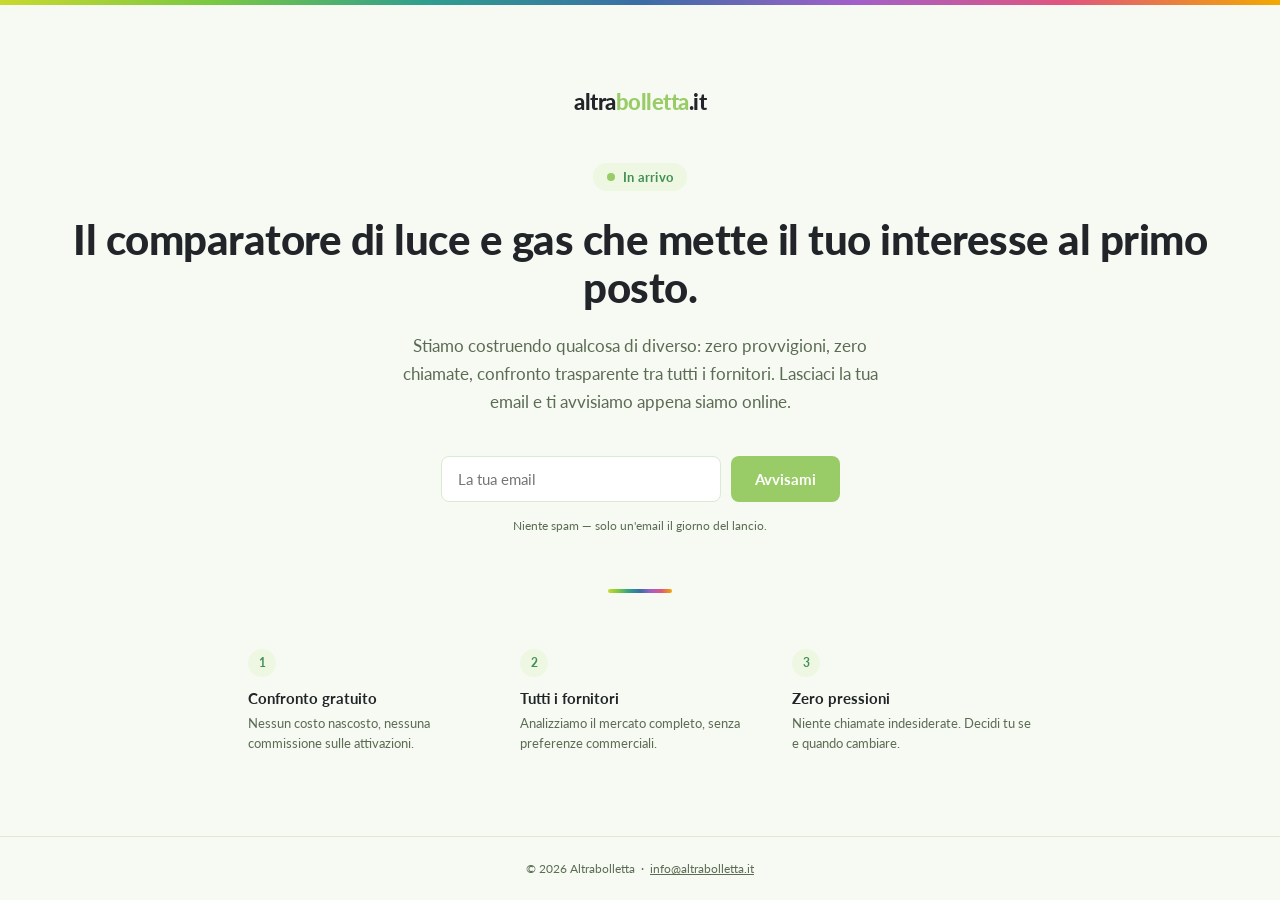
<file: static/index.html>
<!DOCTYPE html>
<html lang="it">
<head>
<meta charset="UTF-8">
<meta name="viewport" content="width=device-width, initial-scale=1">
<title>Altrabolletta — Il comparatore di luce e gas indipendente</title>
<meta name="description" content="Confronta le offerte luce e gas di tutti i fornitori. Zero provvigioni, zero chiamate, confronto trasparente. In arrivo.">
<link rel="icon" type="image/svg+xml" href="favicon.svg">

<!-- Open Graph / Facebook / WhatsApp -->
<meta property="og:type" content="website">
<meta property="og:url" content="https://altrabolletta.it/">
<meta property="og:title" content="altrabolletta — Il comparatore di luce e gas indipendente">
<meta property="og:description" content="Confronta le offerte luce e gas di tutti i fornitori. Zero provvigioni, zero chiamate, confronto trasparente. In arrivo.">
<meta property="og:image" content="https://altrabolletta.it/img/og-preview.png">
<meta property="og:image:width" content="1200">
<meta property="og:image:height" content="630">
<meta property="og:locale" content="it_IT">
<meta property="og:site_name" content="altrabolletta">

<!-- Twitter / X -->
<meta name="twitter:card" content="summary_large_image">
<meta name="twitter:title" content="altrabolletta — Il comparatore di luce e gas indipendente">
<meta name="twitter:description" content="Confronta le offerte luce e gas di tutti i fornitori. Zero provvigioni, zero chiamate, confronto trasparente.">
<meta name="twitter:image" content="https://altrabolletta.it/img/og-preview.png">

<link rel="stylesheet" href="css/style.css">
<!-- Google tag (gtag.js) -->
<script async src="https://www.googletagmanager.com/gtag/js?id=G-HDW2DHFQ6P"></script>
<script>
  window.dataLayer = window.dataLayer || [];
  function gtag(){dataLayer.push(arguments);}
  gtag('js', new Date());
  gtag('config', 'G-HDW2DHFQ6P');
</script>
</head>
<body>

<div class="rainbow-bar"></div>

<main>
  <div class="logo">altra<span>bolletta</span>.it</div>

  <span class="badge"><span class="dot"></span> In arrivo</span>

  <h1>Il comparatore di luce e gas che mette il tuo interesse al primo posto.</h1>

  <p class="lead">Stiamo costruendo qualcosa di diverso: zero provvigioni, zero chiamate, confronto trasparente tra tutti i fornitori. Lasciaci la tua email e ti avvisiamo appena siamo online.</p>

  <form class="form" action="https://altrabolletta.us16.list-manage.com/subscribe/post?u=5625d9c767dfd6244be43631e&amp;id=d30f8b093e&amp;f_id=00932be0f0" method="post">
    <input type="hidden" name="b_5625d9c767dfd6244be43631e_d30f8b093e" tabindex="-1" value="">
    <input type="email" name="EMAIL" placeholder="La tua email" required>
    <button type="submit" name="subscribe">Avvisami</button>
  </form>
  <p class="form-note">Niente spam — solo un'email il giorno del lancio.</p>

  <div class="divider"></div>

  <div class="features">
    <div class="feature">
      <div class="feature-num">1</div>
      <h3>Confronto gratuito</h3>
      <p>Nessun costo nascosto, nessuna commissione sulle attivazioni.</p>
    </div>
    <div class="feature">
      <div class="feature-num">2</div>
      <h3>Tutti i fornitori</h3>
      <p>Analizziamo il mercato completo, senza preferenze commerciali.</p>
    </div>
    <div class="feature">
      <div class="feature-num">3</div>
      <h3>Zero pressioni</h3>
      <p>Niente chiamate indesiderate. Decidi tu se e quando cambiare.</p>
    </div>
  </div>
</main>

<footer>
  &copy; 2026 Altrabolletta &nbsp;·&nbsp; <a id="ab-contact" style="color:inherit;"></a>
</footer>

<script src="js/main.js"></script>
</body>
</html>
</file>
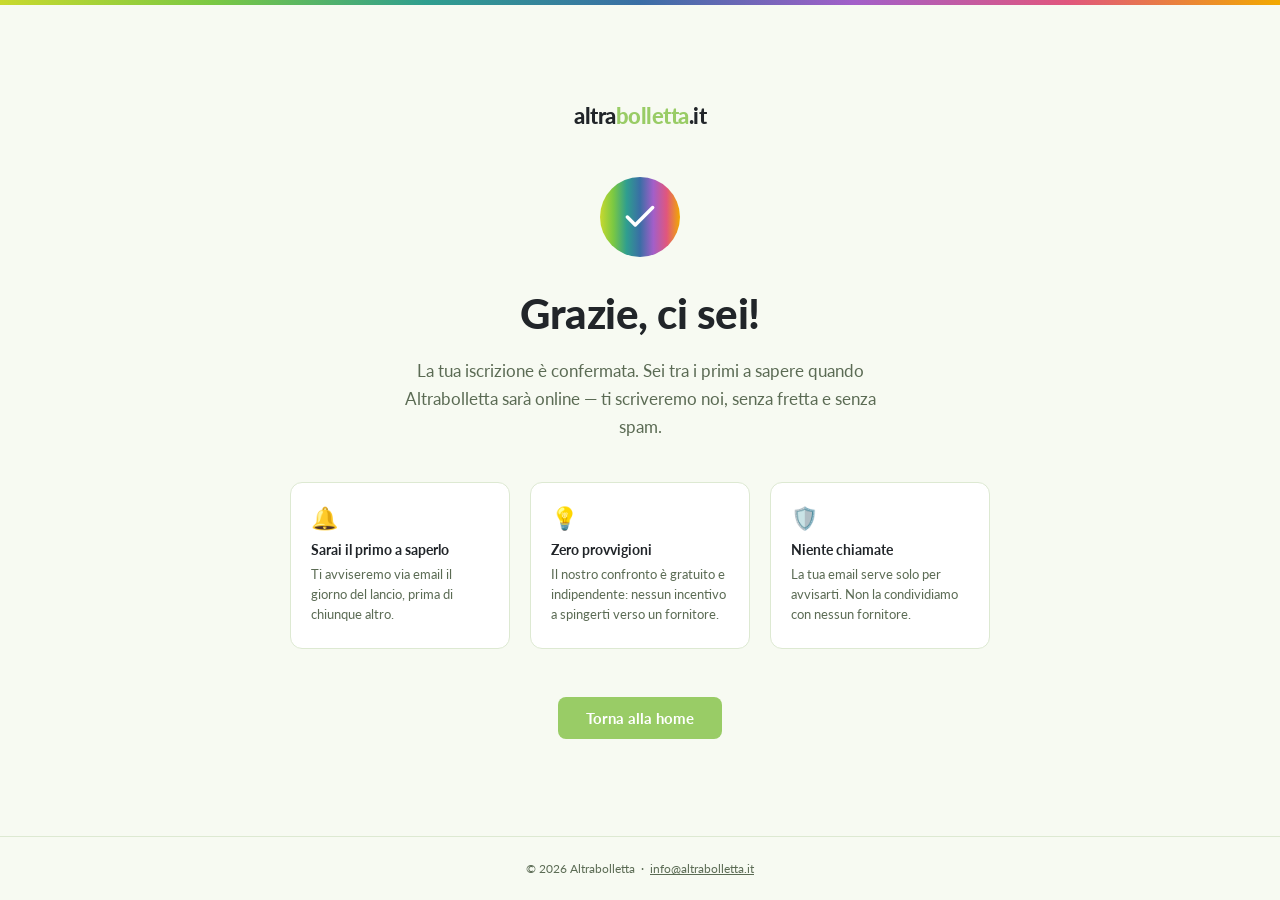
<file: static/benvenuto.html>
<!DOCTYPE html>
<html lang="it">
<head>
<meta charset="UTF-8">
<meta name="viewport" content="width=device-width, initial-scale=1">
<title>Benvenuto in Altrabolletta</title>
<link rel="icon" type="image/svg+xml" href="favicon.svg">
<link rel="stylesheet" href="css/style.css">
<!-- Google tag (gtag.js) -->
<script async src="https://www.googletagmanager.com/gtag/js?id=G-HDW2DHFQ6P"></script>
<script>
  window.dataLayer = window.dataLayer || [];
  function gtag(){dataLayer.push(arguments);}
  gtag('js', new Date());
  gtag('config', 'G-HDW2DHFQ6P');
</script>
</head>
<body>

<div class="rainbow-bar"></div>

<main>
  <a class="logo" href="/">altra<span>bolletta</span>.it</a>

  <div class="page-icon page-icon--rainbow">
    <svg viewBox="0 0 24 24" fill="none" stroke="#fff" stroke-width="2.2" stroke-linecap="round" stroke-linejoin="round">
      <polyline points="20 6 9 17 4 12"/>
    </svg>
  </div>

  <h1>Grazie, ci sei!</h1>
  <p class="lead">La tua iscrizione è confermata. Sei tra i primi a sapere quando Altrabolletta sarà online — ti scriveremo noi, senza fretta e senza spam.</p>

  <div class="cards">
    <div class="card">
      <div class="card-icon">🔔</div>
      <h3>Sarai il primo a saperlo</h3>
      <p>Ti avviseremo via email il giorno del lancio, prima di chiunque altro.</p>
    </div>
    <div class="card">
      <div class="card-icon">💡</div>
      <h3>Zero provvigioni</h3>
      <p>Il nostro confronto è gratuito e indipendente: nessun incentivo a spingerti verso un fornitore.</p>
    </div>
    <div class="card">
      <div class="card-icon">🛡️</div>
      <h3>Niente chiamate</h3>
      <p>La tua email serve solo per avvisarti. Non la condividiamo con nessun fornitore.</p>
    </div>
  </div>

  <a class="btn" href="/">Torna alla home</a>
</main>

<footer>
  &copy; 2026 Altrabolletta &nbsp;·&nbsp; <a id="ab-contact" style="color:inherit;"></a>
</footer>

<script src="js/main.js"></script>
</body>
</html>
</file>
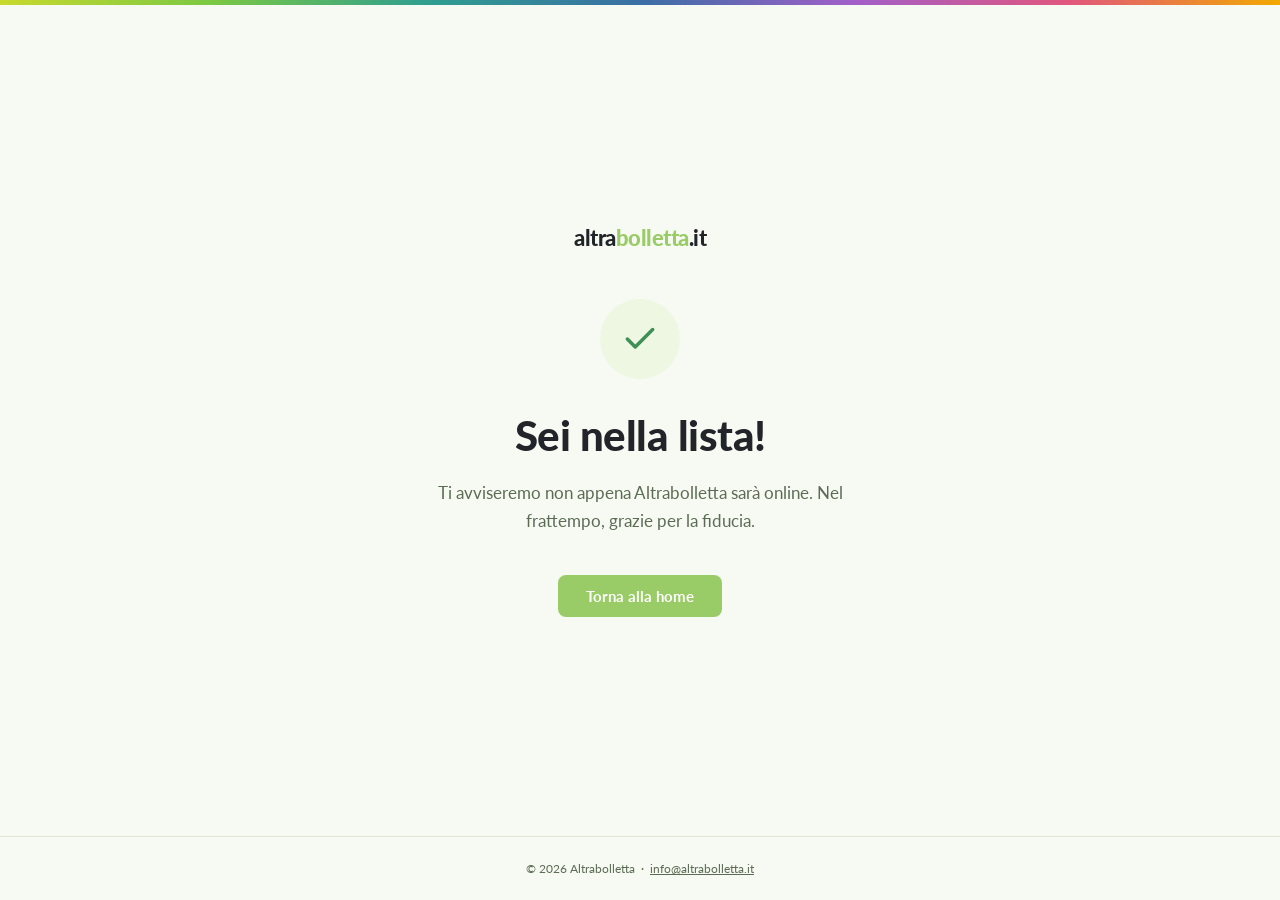
<file: static/iscrizione-confermata.html>
<!DOCTYPE html>
<html lang="it">
<head>
<meta charset="UTF-8">
<meta name="viewport" content="width=device-width, initial-scale=1">
<title>Iscrizione confermata — Altrabolletta</title>
<link rel="icon" type="image/svg+xml" href="favicon.svg">
<link rel="stylesheet" href="css/style.css">
<!-- Google tag (gtag.js) -->
<script async src="https://www.googletagmanager.com/gtag/js?id=G-HDW2DHFQ6P"></script>
<script>
  window.dataLayer = window.dataLayer || [];
  function gtag(){dataLayer.push(arguments);}
  gtag('js', new Date());
  gtag('config', 'G-HDW2DHFQ6P');
</script>
</head>
<body>

<div class="rainbow-bar"></div>

<main>
  <a class="logo" href="/">altra<span>bolletta</span>.it</a>

  <div class="page-icon page-icon--soft">
    <svg viewBox="0 0 24 24" fill="none" stroke="#408f55" stroke-width="2.2" stroke-linecap="round" stroke-linejoin="round">
      <polyline points="20 6 9 17 4 12"/>
    </svg>
  </div>

  <h1>Sei nella lista!</h1>
  <p class="lead">Ti avviseremo non appena Altrabolletta sarà online. Nel frattempo, grazie per la fiducia.</p>

  <a class="btn" href="/">Torna alla home</a>
</main>

<footer>
  &copy; 2026 Altrabolletta &nbsp;·&nbsp; <a id="ab-contact" style="color:inherit;"></a>
</footer>

<script src="js/main.js"></script>
</body>
</html>
</file>
<file: static/css/style.css>
@import url('https://fonts.googleapis.com/css2?family=Lato:wght@400;700;900&display=swap');

:root {
  --ink: #212529;
  --ink-soft: #5b6b54;
  --bg: #f7faf2;
  --line: #dde9d2;
  --accent: #99cc66;
  --accent-hover: #408f55;
  --accent-soft: #eef7e2;
  --rainbow: linear-gradient(90deg,#c9d92e,#7ac843,#2f9e8f,#3a6ea5,#a25fc9,#e0567e,#f2a900);
  --logo-text: #212529;
  --logo-green: #99cc66;
}

*, *::before, *::after { box-sizing: border-box; margin: 0; padding: 0; }

body {
  font-family: 'Lato', 'Segoe UI', Arial, sans-serif;
  background: var(--bg);
  color: var(--ink);
  min-height: 100vh;
  display: flex;
  flex-direction: column;
  -webkit-font-smoothing: antialiased;
}

/* RAINBOW BAR */
.rainbow-bar { height: 5px; background: var(--rainbow); }

/* LOGO */
.logo {
  font-size: 22px;
  font-weight: 900;
  letter-spacing: -0.5px;
  color: var(--logo-text);
  text-decoration: none;
  display: inline-block;
  margin-bottom: 48px;
}
.logo span { color: var(--logo-green); }

/* MAIN */
main {
  flex: 1;
  display: flex;
  flex-direction: column;
  align-items: center;
  justify-content: center;
  padding: 48px 24px;
  text-align: center;
}

/* HEADINGS */
h1 {
  font-size: 42px;
  font-weight: 900;
  line-height: 1.15;
  letter-spacing: -0.5px;
  margin-bottom: 20px;
  color: var(--ink);
}
h2, h3, h4 {
  font-weight: 700;
  color: var(--ink);
}

/* LEAD TEXT */
p.lead {
  font-size: 17px;
  color: var(--ink-soft);
  line-height: 1.65;
  max-width: 480px;
  margin-bottom: 40px;
}

/* BUTTON */
.btn {
  display: inline-block;
  padding: 12px 28px;
  border-radius: 8px;
  background: var(--accent);
  color: #fff;
  font-family: inherit;
  font-size: 15px;
  font-weight: 700;
  text-decoration: none;
  border: none;
  cursor: pointer;
}

/* FOOTER */
footer {
  text-align: center;
  padding: 24px;
  font-size: 12px;
  color: var(--ink-soft);
  border-top: 1px solid var(--line);
}

/* ── COMING SOON ── */
.badge {
  display: inline-flex;
  align-items: center;
  gap: 8px;
  background: var(--accent-soft);
  color: var(--accent-hover);
  font-size: 13px;
  font-weight: 700;
  letter-spacing: .3px;
  padding: 6px 14px;
  border-radius: 20px;
  margin-bottom: 24px;
}
.dot { width: 8px; height: 8px; border-radius: 50%; background: var(--accent); }

.form {
  display: flex;
  gap: 10px;
  flex-wrap: wrap;
  justify-content: center;
  margin-bottom: 16px;
}
.form input {
  padding: 13px 16px;
  border: 1px solid var(--line);
  border-radius: 8px;
  font-family: inherit;
  font-size: 15px;
  background: #fff;
  width: 280px;
  max-width: 100%;
  outline: none;
}
.form input:focus { border-color: var(--accent); }
.form button {
  padding: 13px 24px;
  border-radius: 8px;
  border: none;
  background: var(--accent);
  color: #fff;
  font-family: inherit;
  font-size: 15px;
  font-weight: 700;
  cursor: pointer;
}
.form-note { font-size: 12px; color: var(--ink-soft); }

.divider {
  width: 64px;
  height: 4px;
  background: var(--rainbow);
  border-radius: 2px;
  margin: 56px auto;
}

.features {
  display: flex;
  gap: 32px;
  flex-wrap: wrap;
  justify-content: center;
  max-width: 800px;
}
.feature {
  flex: 1;
  min-width: 200px;
  max-width: 240px;
  text-align: left;
}
.feature-num {
  font-size: 12px;
  font-weight: 700;
  color: var(--accent-hover);
  background: var(--accent-soft);
  width: 28px;
  height: 28px;
  border-radius: 50%;
  display: flex;
  align-items: center;
  justify-content: center;
  margin-bottom: 12px;
}
.feature h3 { font-size: 15px; margin-bottom: 6px; }
.feature p  { font-size: 13px; color: var(--ink-soft); line-height: 1.55; }

/* ── ISCRIZIONE CONFERMATA / BENVENUTO ── */
.page-icon {
  width: 80px;
  height: 80px;
  border-radius: 50%;
  display: flex;
  align-items: center;
  justify-content: center;
  margin: 0 auto 32px;
}
.page-icon--soft { background: var(--accent-soft); }
.page-icon--rainbow { background: var(--rainbow); }
.page-icon svg { width: 38px; height: 38px; }

/* ── BENVENUTO CARDS ── */
.cards {
  display: flex;
  gap: 20px;
  flex-wrap: wrap;
  justify-content: center;
  max-width: 720px;
  margin-bottom: 48px;
}
.card {
  flex: 1;
  min-width: 180px;
  max-width: 220px;
  background: #fff;
  border: 1px solid var(--line);
  border-radius: 12px;
  padding: 24px 20px;
  text-align: left;
}
.card-icon { font-size: 22px; margin-bottom: 12px; line-height: 1; }
.card h3   { font-size: 14px; margin-bottom: 6px; }
.card p    { font-size: 13px; color: var(--ink-soft); line-height: 1.55; }

/* ── RESPONSIVE ── */
@media (max-width: 768px) {
  .cards { gap: 14px; }
  .card  { min-width: 140px; }
}

@media (max-width: 600px) {
  main { padding: 32px 16px; justify-content: flex-start; padding-top: 48px; }
  .logo { margin-bottom: 32px; }
  h1 { font-size: 28px; }
  p.lead { font-size: 15px; max-width: none; margin-bottom: 32px; }
  .form { flex-direction: column; align-items: stretch; }
  .form input, .form button { width: 100%; }
  .features { flex-direction: column; align-items: center; }
  .feature { max-width: none; }
  .page-icon { width: 64px; height: 64px; }
  .page-icon svg { width: 30px; height: 30px; }
  .cards { flex-direction: column; align-items: stretch; }
  .card { max-width: none; }
  .btn { display: block; text-align: center; }
  .divider { margin: 36px auto; }
}
</file>
